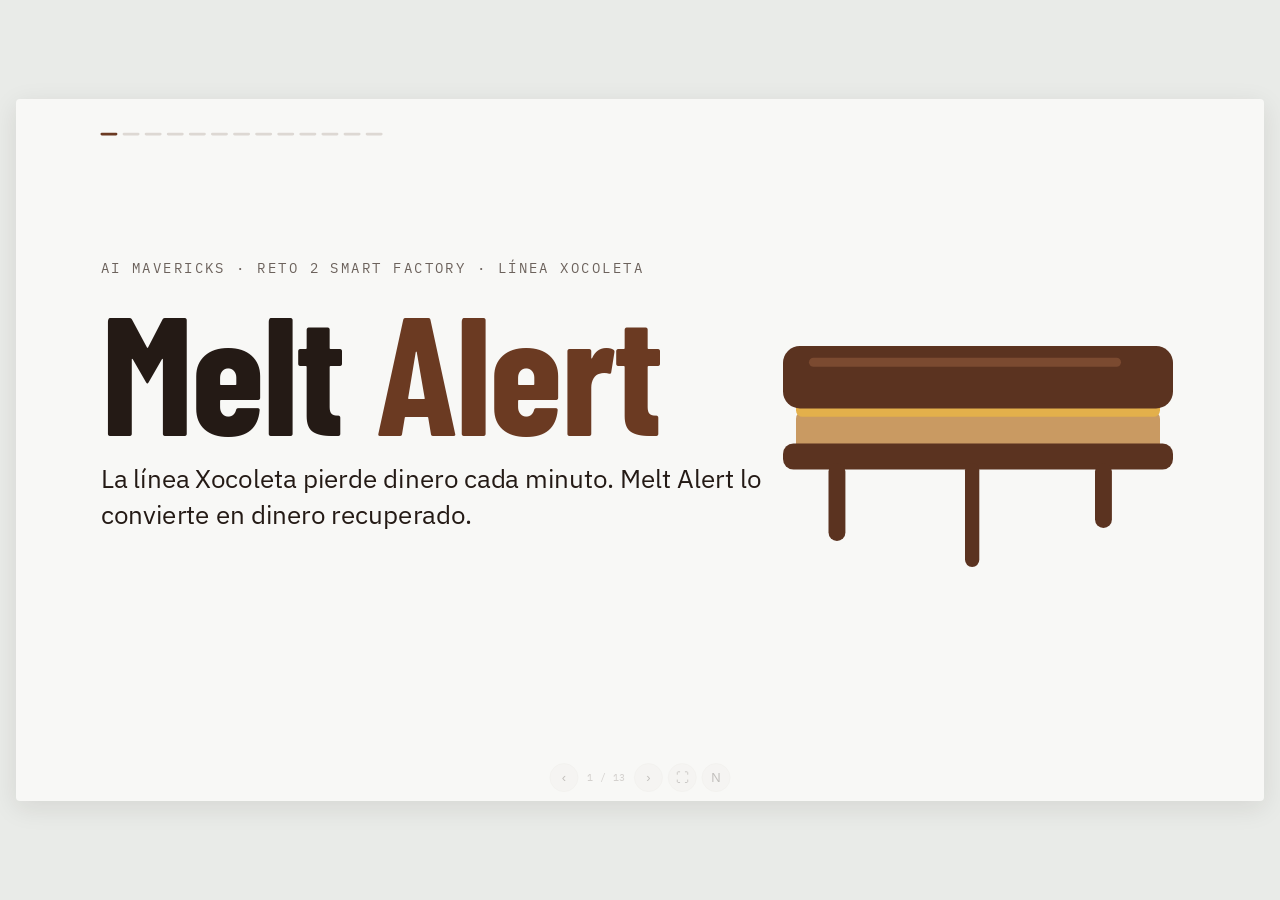
<file: presentacion/melt_alert_pitch.html>
<title>Pitch Melt Alert</title>
<meta name="claude:viewport-fit-sides" content="cover">
<link rel="preconnect" href="https://fonts.googleapis.com">
<link rel="preconnect" href="https://fonts.gstatic.com" crossorigin>
<link rel="stylesheet" href="https://fonts.googleapis.com/css2?family=Barlow+Condensed:wght@500;600;700&family=IBM+Plex+Mono:wght@400;500&family=IBM+Plex+Sans:wght@400;500;600&display=swap">
<style>
/* Escenario 16:9 de 1920×1080 escalado a la ventana; el presentador avanza con clic, flechas, espacio o mando (AvPág/RePág). */
:root {
  color-scheme: light;
  --page: #e9ebe8;        /* mesa de trabajo, igual que la app */
  --bg: #f8f8f6;          /* pantalla de la app */
  --bg2: #efece8;
  --panel: #ffffff;
  --line: #ddd8d3;
  --ink: #241a15;         /* cacao casi negro */
  --muted: #6c625c;
  --loss: #c2362b;        /* lo que se pierde */
  --loss-soft: #fbe7e4;
  --gain: #2c7a4b;        /* lo que se recupera */
  --gain-soft: #e3f1e8;
  --cocoa: #6b3a22;       /* chocolate templado, acento de la app */
  --cocoa-soft: #f1e6de;
  --display: "Barlow Condensed", "Arial Narrow", system-ui, sans-serif;
  --body: "IBM Plex Sans", system-ui, -apple-system, "Segoe UI", sans-serif;
  --mono: "IBM Plex Mono", ui-monospace, Consolas, monospace;
}
* { box-sizing: border-box; }
[hidden] { display: none !important; }
html, body { height: 100%; }
body { margin: 0; background: var(--page); color: var(--ink); font-family: var(--body); overflow: hidden;
  padding-left: max(16px, env(safe-area-inset-left, 0px)); padding-right: max(16px, env(safe-area-inset-right, 0px)); padding-block: 0; }
.deck { position: relative; width: 100%; height: 100%; }
.stage { position: absolute; left: 50%; top: 50%; width: 1920px; height: 1080px; transform-origin: 0 0; background: var(--bg); overflow: hidden; border-radius: 6px; box-shadow: 0 10px 40px rgba(36,26,21,.10); }
.num, .mono { font-family: var(--mono); font-variant-numeric: tabular-nums; }

/* escenas y apariciones */
.scene { position: absolute; inset: 0; padding: 110px 130px 120px; opacity: 0; visibility: hidden; pointer-events: none; display: flex; flex-direction: column; gap: 40px; }
.scene.active { opacity: 1; visibility: visible; pointer-events: auto; }
[data-s] { opacity: 0; transition: opacity .38s cubic-bezier(.2,0,.2,1); }
[data-s].in { opacity: 1; transform: none; }
[data-s].fade { transform: none; }
.eyebrow { font-family: var(--mono); font-size: 22px; letter-spacing: .14em; text-transform: uppercase; color: var(--muted); }
h1, h2, h3 { margin: 0; font-weight: 700; text-wrap: balance; }
h2 { font-family: var(--display); font-size: 84px; line-height: 1; letter-spacing: .005em; max-width: 1560px; }
h2 em { font-style: normal; color: var(--loss); }
h2 strong { color: var(--cocoa); font-weight: 700; }
h2 strong.g { color: var(--gain); }
.lead { font-size: 32px; line-height: 1.4; color: var(--muted); max-width: 1300px; margin: 0; }
.foot { position: absolute; left: 130px; right: 130px; bottom: 44px; font-size: 20px; color: var(--muted); font-family: var(--mono); }
.big { font-family: var(--display); font-weight: 700; line-height: .9; }
.big.num, .big .num { font-family: var(--display); font-variant-numeric: tabular-nums; white-space: nowrap; }
.loss { color: var(--loss); } .gain { color: var(--gain); } .muted { color: var(--muted); }

/* barra de pérdidas en directo */
.ticker { position: absolute; top: 34px; right: 40px; z-index: 5; display: flex; align-items: center; gap: 12px; font-family: var(--mono); font-size: 20px; color: var(--muted);
  background: rgba(255,255,255,.94); border: 1px solid var(--line); border-radius: 99px; padding: 8px 18px; opacity: 0; transition: opacity .6s; }
.ticker.on { opacity: 1; }
.ticker b { color: var(--loss); font-weight: 500; font-size: 24px; }
.ticker i { width: 10px; height: 10px; border-radius: 50%; background: var(--loss); animation: pulse 1.2s infinite; }
@keyframes pulse { 50% { opacity: .25; } }

/* controles */
.ctrl { position: absolute; left: 50%; bottom: 14px; transform: translateX(-50%); z-index: 6; display: flex; align-items: center; gap: 8px; opacity: .25; transition: opacity .3s; }
.ctrl:hover, .ctrl:focus-within { opacity: 1; }
.ctrl button { width: 44px; height: 44px; border-radius: 50%; border: 1px solid var(--line); background: var(--bg2); color: var(--ink); font-size: 20px; cursor: pointer; display: grid; place-items: center; }
.ctrl span { font-family: var(--mono); font-size: 16px; color: var(--muted); min-width: 70px; text-align: center; }
.dots { position: absolute; left: 130px; top: 52px; display: flex; gap: 8px; z-index: 5; }
.dots i { width: 26px; height: 4px; border-radius: 2px; background: var(--line); transition: background .4s; }
.dots i.on { background: #c9b3a5; } .dots i.cur { background: var(--cocoa); }
.notes { position: absolute; right: 30px; bottom: 80px; width: 560px; z-index: 7; background: #ffffff; border: 1px solid var(--cocoa); box-shadow: 0 12px 40px rgba(36,26,21,.15); border-radius: 14px; padding: 20px 24px; font-size: 22px; line-height: 1.45; }
.notes h4 { margin: 0 0 8px; font-family: var(--mono); font-size: 16px; color: var(--cocoa); letter-spacing: .1em; text-transform: uppercase; }
button:focus-visible { outline: 3px solid var(--cocoa); outline-offset: 2px; }

/* 0 · portada */
.cover { justify-content: center; gap: 30px; }
.cover h1 { font-family: var(--display); font-size: 260px; line-height: .85; letter-spacing: -.01em; }
.cover h1 span { color: var(--cocoa); }
.cover .lead { font-size: 40px; color: var(--ink); max-width: 1100px; }
.barsvg { position: absolute; right: 120px; top: 230px; width: 640px; }
.drip { animation: drip 3.4s ease-in-out infinite; transform-box: fill-box; transform-origin: top; }
.drip:nth-of-type(2) { animation-delay: 1.1s; } .drip:nth-of-type(3) { animation-delay: 2.2s; }
@keyframes drip { 0%, 100% { transform: scaleY(.35); } 60% { transform: scaleY(1); } }
.since { font-family: var(--mono); font-size: 30px; color: var(--muted); }
.since b { font-size: 64px; color: var(--loss); font-weight: 500; display: block; margin-top: 6px; }

/* 1 · pérdidas */
.losses { display: grid; gap: 22px; }
.lrow { display: grid; grid-template-columns: 520px 1fr 330px; align-items: center; gap: 30px; }
.lrow .lbl { font-size: 32px; line-height: 1.2; } .lrow .lbl small { display: block; font-size: 22px; color: var(--muted); }
.ltrack { height: 58px; background: var(--bg2); border-radius: 10px; overflow: hidden; }
.lfill { height: 100%; width: 0; background: linear-gradient(90deg, #e07a6e, var(--loss)); border-radius: 10px; transition: width 1.6s cubic-bezier(.2,.8,.2,1); }
.in .lfill { width: var(--w); }
.lrow .v { font-family: var(--display); font-size: 62px; font-weight: 700; text-align: right; color: var(--loss); }
.total { display: flex; align-items: center; gap: 50px; border-top: 2px solid var(--line); padding-top: 22px; }
.total .big { font-size: 140px; color: var(--loss); }
.total .year { font-size: 34px; color: var(--muted); } .total .year b { font-family: var(--display); font-size: 80px; color: var(--loss); display: block; line-height: 1; margin-top: 4px; }

/* 2 · carriles */
.split { display: grid; grid-template-columns: 780px 1fr; gap: 60px; align-items: start; flex: 1; }
.facts { display: grid; gap: 22px; }
.fact { display: grid; grid-template-columns: 270px 1fr; gap: 24px; align-items: baseline; }
.fact .big { font-size: 104px; color: var(--loss); }
.fact p { margin: 0; font-size: 28px; line-height: 1.35; } .fact p small { display: block; color: var(--muted); font-size: 22px; margin-top: 4px; }
.lanes { position: relative; height: 600px; }
.lanes svg { width: 100%; height: 100%; overflow: visible; }
.lanebar { transition: fill .8s, opacity .8s, height 1.2s cubic-bezier(.2,.8,.2,1), y 1.2s cubic-bezier(.2,.8,.2,1); }
svg text { font-family: var(--mono); fill: var(--muted); }

/* 3 · cortina */
.chartbox { display: grid; grid-template-columns: 1fr 470px; gap: 60px; flex: 1; align-items: start; }
.drawline { stroke-dasharray: 3000; stroke-dashoffset: 3000; transition: stroke-dashoffset 2.6s ease; }
.in .drawline, .drawline.in { stroke-dashoffset: 0; }
.card { background: var(--panel); border: 1px solid var(--line); border-radius: 18px; padding: 28px 30px; }
.card h3 { font-size: 26px; font-weight: 600; margin-bottom: 8px; }
.card p { margin: 0; font-size: 24px; line-height: 1.4; color: var(--muted); }
.card .big { font-size: 100px; }

/* 4 · paro de las 14:00 */
.day { position: relative; height: 150px; margin-top: 10px; }
.dayband { position: absolute; top: 40px; height: 70px; border-radius: 8px; background: #d9cdc4; }
.gap { position: absolute; top: 20px; height: 110px; background: var(--loss); border-radius: 8px; animation: pulse 1.6s infinite; box-shadow: 0 0 30px rgba(194,54,43,.35); }
.ticks { position: absolute; top: 120px; left: 0; right: 0; height: 30px; font-family: var(--mono); font-size: 20px; color: var(--muted); }
.ticks span { position: absolute; transform: translateX(-50%); }
.cards3 { display: grid; grid-template-columns: repeat(3, 1fr); gap: 30px; }
.cards3 .big { font-size: 120px; color: var(--loss); }
.oee { display: flex; gap: 60px; align-items: center; }
.oee .big { font-size: 130px; }
.quote { font-size: 34px; font-style: italic; color: var(--ink); border-left: 6px solid var(--cocoa); padding-left: 26px; max-width: 900px; margin: 0; }
.quote small { display: block; font-style: normal; font-size: 22px; color: var(--muted); margin-top: 8px; }

/* 5 · solución */
.two { display: grid; grid-template-columns: 1fr 1fr; gap: 32px; }
.part { background: var(--panel); border: 1px solid var(--line); border-radius: 24px; padding: 32px 40px; display: flex; flex-direction: column; gap: 12px; }
.part .tag { font-family: var(--mono); font-size: 22px; letter-spacing: .12em; text-transform: uppercase; color: var(--cocoa); }
.part h3 { font-family: var(--display); font-size: 50px; line-height: 1.05; }
.part p { margin: 0; font-size: 25px; line-height: 1.45; color: var(--muted); }
.ethics { background: var(--cocoa-soft); border-radius: 22px; padding: 30px 40px 34px; }
.ethics-h { display: flex; align-items: baseline; gap: 26px; margin-bottom: 20px; flex-wrap: wrap; }
.ethics-h .tag { font-family: var(--mono); font-size: 20px; letter-spacing: .12em; text-transform: uppercase; color: var(--cocoa); }
.ethics-h h3 { font-family: var(--display); font-size: 44px; line-height: 1; }
.ethics-grid { display: grid; grid-template-columns: repeat(4, minmax(0, 1fr)); gap: 34px; }
.ethics-grid b { display: block; font-size: 24px; font-weight: 600; margin-bottom: 6px; }
.ethics-grid p { margin: 0; font-size: 21px; line-height: 1.45; color: var(--muted); }
.pill { display: inline-block; font-size: 24px; padding: 10px 22px; border-radius: 99px; background: var(--cocoa-soft); color: var(--cocoa); border: 1px solid #d8c2b3; }

/* 6 · modelos */
.flow { display: flex; gap: 8px; margin-top: 10px; position: relative; }
.flow .st { flex: 1; height: 92px; border-radius: 10px; background: var(--bg2); border: 1px solid var(--line); display: grid; place-items: center; font-family: var(--mono); font-size: 18px; color: var(--muted); transition: all .6s; }
.flow .st.hl { border-color: var(--cocoa); color: var(--cocoa); background: var(--cocoa-soft); box-shadow: 0 0 24px rgba(107,58,34,.18); }
.flow .st.hr { border-color: var(--loss); color: var(--loss); background: var(--loss-soft); box-shadow: 0 0 24px rgba(194,54,43,.2); }
.token { position: absolute; top: -26px; left: 0; width: 46px; height: 18px; border-radius: 4px; background: linear-gradient(#6b3a22, #3b1f12); box-shadow: inset 0 3px 0 #a0663f; animation: travel 9s linear infinite; }
@keyframes travel { from { left: 0; } to { left: calc(100% - 46px); } }
.models { display: grid; grid-template-columns: repeat(3, 1fr); gap: 30px; }
.model { background: var(--panel); border: 1px solid var(--line); border-radius: 20px; padding: 30px 32px; display: flex; flex-direction: column; gap: 12px; }
.model .k { display: flex; align-items: center; gap: 16px; }
.model .k b { width: 60px; height: 60px; border-radius: 50%; display: grid; place-items: center; font-family: var(--display); font-size: 40px; background: var(--ink); color: var(--bg); flex: none; }
.model .k span { font-family: var(--mono); font-size: 20px; color: var(--muted); letter-spacing: .08em; text-transform: uppercase; }
.model h3 { font-size: 36px; line-height: 1.15; }
.model .m { font-family: var(--display); font-size: 64px; font-weight: 700; color: var(--cocoa); line-height: 1; }
.model p { margin: 0; font-size: 23px; color: var(--muted); line-height: 1.4; }
.reco { display: flex; align-items: center; gap: 24px; background: var(--loss-soft); border: 2px solid var(--loss); border-radius: 18px; padding: 22px 30px; font-size: 32px; }
.reco .tri { width: 0; height: 0; border-left: 26px solid transparent; border-right: 26px solid transparent; border-bottom: 44px solid var(--loss); }

/* 7 · demo */
.demo { padding: 84px 24px 62px; gap: 14px; }
.ipad { flex: 1; border-radius: 24px; overflow: hidden; box-shadow: 0 24px 60px rgba(36,26,21,.16), 0 0 0 1px var(--line); position: relative; background: #e9ebe8; }
.ipad iframe, .ipad img { width: 100%; height: 100%; border: 0; background: #f8f8f6; display: block; object-fit: cover; object-position: top; }
.demo .ipad { min-height: 0; flex-basis: 0; }
.demo .ipad iframe { position: absolute; inset: 0; width: calc(100% / var(--demo-zoom, 1.25)); height: calc(100% / var(--demo-zoom, 1.25)); transform: scale(var(--demo-zoom, 1.25)); transform-origin: top left; }
.demo-h { display: flex; justify-content: space-between; align-items: baseline; gap: 20px; }
.demo-h h2 { font-size: 44px; }
.demo-h p { margin: 0; font-size: 22px; color: var(--muted); font-family: var(--mono); }

/* 8 · limpieza */
.clean { display: grid; grid-template-columns: 1fr 500px; gap: 60px; align-items: start; }
.gantt { position: relative; }
.grow { display: grid; grid-template-columns: 330px 1fr; align-items: center; height: 46px; font-size: 22px; }
.grow .gt { position: relative; height: 26px; }
.gbar { position: absolute; top: 0; height: 26px; border-radius: 6px; background: var(--cocoa); transform: scaleX(0); transform-origin: left; transition: transform .9s cubic-bezier(.2,.8,.2,1), background .5s; }
.gantt.show .gbar { transform: scaleX(1); }
.gbar.prep { background: #c4a593; } .gantt.par .gbar.parl { background: var(--gain); }
.gzone { position: absolute; top: -10px; bottom: 40px; border-radius: 8px; transition: left 1.4s cubic-bezier(.2,.8,.2,1), width 1.4s cubic-bezier(.2,.8,.2,1), opacity .6s; }
.gaxis { position: relative; height: 34px; margin-left: 330px; font-family: var(--mono); font-size: 18px; color: var(--muted); }
.gaxis span { position: absolute; transform: translateX(-50%); }
.kpis { display: grid; gap: 14px; align-content: start; }
.kpi { background: var(--panel); border: 1px solid var(--line); border-radius: 16px; padding: 14px 24px; }
.kpi .l { font-size: 22px; color: var(--muted); }
.kpi .v { font-family: var(--mono); font-size: 58px; font-weight: 500; line-height: 1.05; transition: color .6s; }
.levers { display: grid; gap: 12px; }
.lever { font-size: 24px; line-height: 1.35; display: grid; grid-template-columns: 48px 1fr; gap: 14px; }
.lever b { width: 44px; height: 44px; border-radius: 50%; background: var(--cocoa); color: #ffffff; display: grid; place-items: center; font-family: var(--display); font-size: 28px; }

/* 9 · dinero */
.money { display: grid; grid-template-columns: 560px 1fr; gap: 90px; align-items: start; }
.stackwrap { display: flex; gap: 50px; align-items: flex-end; height: 560px; margin-top: 50px; }
.col { width: 230px; height: 100%; display: flex; flex-direction: column; justify-content: flex-end; gap: 0; position: relative; }
.col .cap { position: absolute; top: -56px; left: 0; right: 0; text-align: center; font-family: var(--mono); font-size: 22px; color: var(--muted); }
.seg { width: 100%; height: 0; transition: height 1.4s cubic-bezier(.2,.8,.2,1); border-radius: 6px; margin-top: 3px; }
.rows { display: grid; gap: 16px; }
.mrow { display: grid; grid-template-columns: 1fr auto; gap: 20px; align-items: baseline; border-bottom: 1px solid var(--line); padding-bottom: 16px; }
.mrow .t { font-size: 28px; } .mrow .t small { display: block; font-size: 21px; color: var(--muted); margin-top: 4px; }
.mrow .v { font-family: var(--display); font-size: 58px; font-weight: 700; color: var(--gain); }
.tag2 { font-family: var(--mono); font-size: 16px; padding: 3px 10px; border-radius: 99px; margin-left: 10px; vertical-align: 4px; }
.t-ok { background: var(--gain-soft); color: var(--gain); } .t-pot { background: var(--cocoa-soft); color: var(--cocoa); }
.grand { display: flex; align-items: baseline; gap: 26px; }
.grand .big { font-size: 150px; color: var(--gain); }

/* 10 · escala */
.scale { display: grid; grid-template-columns: repeat(4, 1fr); gap: 50px; align-items: end; flex: 1; padding-bottom: 50px; }
.sc { display: flex; flex-direction: column; align-items: center; gap: 16px; height: 100%; justify-content: flex-end; }
.sc .bar { width: 100%; height: 0; border-radius: 14px 14px 4px 4px; background: linear-gradient(180deg, #3f9a63, var(--gain)); transition: height 1.4s cubic-bezier(.2,.8,.2,1); }
.sc .v { font-family: var(--display); font-size: 80px; font-weight: 700; color: var(--gain); }
.sc .n { font-size: 26px; color: var(--muted); text-align: center; line-height: 1.3; } .sc .n b { color: var(--ink); font-weight: 600; }
.sc.future .bar { background: repeating-linear-gradient(135deg, #e3f1e8 0 14px, #cfe6d7 14px 28px); border: 3px dashed var(--gain); border-bottom: none; }
.sc.future .v { color: var(--gain); }
.scale-legend { display: flex; flex-wrap: wrap; gap: 12px 30px; font-size: 22px; color: var(--muted); align-items: center; }
.scale-legend i { display: inline-block; width: 26px; height: 26px; border-radius: 6px; margin-right: 10px; vertical-align: -5px; }

/* 11 · hoja de ruta */
.road { display: grid; grid-template-columns: repeat(4, 1fr); gap: 26px; position: relative; }
.phase { background: var(--panel); border: 1px solid var(--line); border-top: 6px solid var(--cocoa); border-radius: 16px; padding: 24px 26px; }
.phase .w { font-family: var(--mono); font-size: 19px; color: var(--muted); }
.phase h3 { font-family: var(--display); font-size: 46px; margin: 6px 0 8px; }
.phase p { margin: 0; font-size: 22px; line-height: 1.4; color: var(--muted); }
.sol-scene { gap: 32px; }
.sol-scene h2 { font-size: 72px; white-space: nowrap; }
.roi-scene { gap: 30px; }
.roi-scene h2 { font-size: 78px; white-space: nowrap; }
.roi-scene .phase { padding: 16px 22px 18px; }
.roi-scene .phase h3 { font-size: 38px; margin: 4px 0 6px; }
.roi-scene .phase p { font-size: 19px; }
.money2 { display: grid; grid-template-columns: 1fr 1.1fr; gap: 28px; }
.pnl { background: var(--panel); border: 1px solid var(--line); border-radius: 20px; padding: 24px 30px; }
.pnl .tag { font-family: var(--mono); font-size: 19px; letter-spacing: .12em; text-transform: uppercase; color: var(--cocoa); display: block; margin-bottom: 12px; }
table.inv { width: 100%; border-collapse: collapse; font-size: 22px; }
table.inv td { padding: 9px 0; border-bottom: 1px solid var(--line); vertical-align: top; }
table.inv td.n { text-align: right; font-family: var(--mono); white-space: nowrap; padding-left: 16px; }
table.inv tr.tot td { font-weight: 700; font-size: 24px; }
table.inv tr.yr td { color: var(--muted); font-size: 20px; border-bottom: 0; }
.ret { display: grid; grid-template-columns: 1fr 1fr; }
.ret > div + div { border-left: 1px solid var(--line); padding-left: 30px; }
.ret .lab { font-family: var(--mono); font-size: 17px; letter-spacing: .06em; text-transform: uppercase; color: var(--muted); }
.ret .x { font-family: var(--display); font-weight: 700; font-size: 96px; line-height: 1; margin-top: 10px; }
.ret .sub { font-size: 20px; color: var(--muted); }
.ret .pb { font-family: var(--display); font-weight: 700; font-size: 46px; line-height: 1; margin-top: 18px; }
table.kp { width: 100%; border-collapse: collapse; font-size: 26px; }
table.kp th { text-align: left; font-family: var(--mono); font-size: 18px; color: var(--muted); font-weight: 400; text-transform: uppercase; letter-spacing: .08em; padding: 10px 14px; border-bottom: 1px solid var(--line); }
table.kp td { padding: 12px 14px; border-bottom: 1px solid var(--line); }
table.kp td.n { font-family: var(--body); font-weight: 500; font-variant-numeric: tabular-nums; white-space: nowrap; }
table.kp td.g { color: var(--gain); }

/* 12 · cierre */
.close { justify-content: center; align-items: flex-start; gap: 34px; }
.close h2 { font-size: 64px; max-width: 1650px; }
.closeline { font-family: var(--display); font-weight: 700; font-size: 104px; line-height: 1.05; letter-spacing: .005em; }
.closeline span { white-space: nowrap; }
.thanks-lockup{display:flex;align-items:center;gap:30px;width:100%;padding-top:22px;border-top:1px solid var(--line)}
.thanks-word{font-family:var(--display);font-weight:700;font-size:94px;line-height:1;letter-spacing:-.025em;color:var(--cocoa)}
.thanks-word span{color:var(--gain)}
.thanks-caption{padding-left:30px;border-left:2px solid var(--line);font-size:24px;line-height:1.5;color:var(--muted)}
.thanks-caption b{display:block;color:var(--ink);font-size:28px;letter-spacing:.02em}
.arrow { display: flex; align-items: center; gap: 40px; }
.arrow .big { font-size: 150px; }
.arrow .to { font-size: 90px; color: var(--muted); }

@media (prefers-reduced-motion: reduce) { *, *::before, *::after { animation: none !important; transition-duration: .01s !important; } }
</style>

<div class="deck" id="deck">
<div class="stage" id="stage" aria-live="polite">
  <div class="dots" id="dots" aria-hidden="true"></div>
  <div class="ticker" id="ticker" aria-label="Pérdida acumulada desde que empezó la presentación"><i></i>Pérdida desde que empezamos <b class="num" id="tick">0,00 USD</b></div>

  <!-- 0 · PORTADA -->
  <section class="scene cover" data-title="Portada" data-notes="Presentaos. Antes de pulsar: «Mientras os contamos esto, la línea Xocoleta sigue perdiendo dinero». Al pulsar arranca el contador de pérdidas: 27,88 USD por cada minuto de producción.">
    <div class="eyebrow">AI Mavericks · Reto 2 Smart Factory · Línea Xocoleta</div>
    <h1>Melt <span>Alert</span></h1>
    <p class="lead">La línea Xocoleta pierde dinero cada minuto. Melt Alert lo convierte en dinero recuperado.</p>
    <div class="since" data-s="1">Desde que hemos empezado a hablar, la línea ha perdido<b class="num" id="since">0,00 USD</b></div>
    <svg class="barsvg" viewBox="0 0 640 520" aria-hidden="true">
      <rect x="40" y="250" width="560" height="70" rx="12" fill="#c99a62"/>
      <rect x="40" y="225" width="560" height="34" rx="10" fill="#e3b04b"/>
      <rect x="20" y="150" width="600" height="96" rx="26" fill="#5b3320"/>
      <rect x="20" y="300" width="600" height="40" rx="16" fill="#5b3320"/>
      <rect x="60" y="168" width="480" height="14" rx="7" fill="#7b4a30"/>
      <rect class="drip" x="90" y="330" width="26" height="120" rx="13" fill="#5b3320"/>
      <rect class="drip" x="300" y="330" width="22" height="160" rx="11" fill="#5b3320"/>
      <rect class="drip" x="500" y="330" width="26" height="100" rx="13" fill="#5b3320"/>
    </svg>
  </section>

  <!-- 1 · PÉRDIDAS -->
  <section class="scene" data-title="Pérdidas" data-notes="Tres frentes, 13 semanas de datos del caso (6 jul – 2 oct). Limpieza y paros: margen no generado a 25.000 USD/h (supuesto del propio caso). Scrap: coste de material. Total ≈ 1,8 M por trimestre, ≈ 7,2 M al año.">
    <div class="eyebrow">13 semanas de datos reales · 65 días de producción</div>
    <h2>La línea pierde <em>1,8 millones de dólares</em> cada trimestre</h2>
    <div class="losses">
      <div class="lrow" data-s="1"><div class="lbl">Limpieza de las 14:00<small>margen no generado</small></div><div class="ltrack"><div class="lfill" style="--w:100%"></div></div><div class="v"><span class="count" data-to="812500">0</span> $</div></div>
      <div class="lrow" data-s="2"><div class="lbl">Paros no programados<small>margen no generado</small></div><div class="ltrack"><div class="lfill" style="--w:78.9%"></div></div><div class="v"><span class="count" data-to="641000">0</span> $</div></div>
      <div class="lrow" data-s="3"><div class="lbl">Scrap<small>coste de material</small></div><div class="ltrack"><div class="lfill" style="--w:41.9%"></div></div><div class="v"><span class="count" data-to="340844">0</span> $</div></div>
    </div>
    <div class="total" data-s="4">
      <div class="big num"><span class="count" data-to="1794344">0</span> $</div>
      <div class="year">por trimestre<b>≈ 7,2 M $ al año</b></div>
    </div>
    <div class="foot">Fuente: fct_oee_minute, fct_scrap_minute y HTML del caso («Where the money goes»). Margen: 25.000 USD/h, supuesto del caso.</div>
  </section>

  <!-- 2 · SCRAP CONCENTRADO -->
  <section class="scene" data-title="Scrap" data-notes="El scrap no está repartido. Casi todo es la barra terminada rechazada por el láser final. De esas barras, el 96 % falla en altura (algunas fallan además en largo o ancho), y casi todas en los carriles de los bordes. Solo el carril 31 es casi un 30 %. Es el defecto más caro: aparece al final, con todo el valor añadido.">
    <div class="eyebrow">Parte 1 · Scrap</div>
    <h2>El scrap no está repartido: <em>sale casi todo por el mismo sitio</em></h2>
    <div class="split">
      <div class="facts">
        <div class="fact" data-s="1"><div class="big num">86,8 %</div><p>del coste son barras terminadas rechazadas al final<small>296.002 $ en 13 semanas, ya con chocolate</small></p></div>
        <div class="fact" data-s="2"><div class="big num">96 %</div><p>de esas barras fallan en altura<small>algunas fallan además en largo o ancho</small></p></div>
        <div class="fact" data-s="3"><div class="big num">&gt;80 %</div><p>de los fallos de altura salen de los 6 carriles de los bordes<small>carriles 1–3 y 30–32; el 31, casi un 30 %</small></p></div>
      </div>
      <div class="lanes" data-s="1"><svg id="lanes" viewBox="0 0 1000 640" aria-label="Barras rechazadas por altura en cada uno de los 32 carriles"></svg></div>
    </div>
  </section>

  <!-- 3 · CAUSA CANDIDATA -->
  <section class="scene" data-title="Causa" data-notes="Nuestra causa candidata está en la enrobadora: los datos muestran que la cortina de chocolate cubre los bordes más fino que el centro. No lo hemos confirmado en planta; eso lo haría el piloto. Durante todo el turno A los bordes tienen ~1,4 mm menos. Lo único que hoy lo corrige es la limpieza de las 14:00; después vuelve a empeorar durante el turno B y nadie limpia por la noche.">
    <div class="eyebrow">Causa candidata · Enrobadora, estación 13 · a confirmar en planta</div>
    <h2>La candidata: la cortina de chocolate <em>deja los bordes cortos</em></h2>
    <div class="chartbox">
      <svg id="coat" viewBox="0 0 1100 600" aria-label="Grosor de la capa de chocolate por media hora, bordes frente a centro"></svg>
      <div style="display:grid;gap:26px">
        <div class="card" data-s="2"><h3>Turno A, 8 horas</h3><div class="big num loss">−1,4 mm</div><p>de chocolate en los bordes frente al centro. Encaja con que el láser final las rechace por bajas.</p></div>
        <div class="card" data-s="3"><h3>Limpieza de las 14:00</h3><p>Es lo único que hoy reequilibra la cortina. Después la diferencia vuelve a crecer y nadie limpia por la noche.</p></div>
      </div>
    </div>
    <div class="foot">Grosor = altura láser de barra − altura láser de núcleo (2 min antes). Media por media hora, 6 jul – 2 oct 2026.</div>
  </section>

  <!-- 4 · PARO 14:00 -->
  <section class="scene" data-title="Paro 14:00" data-notes="Parte 2. Cada día laborable la línea entera para de 14:00 a 14:30. No tiene almacenes intermedios: si para una estación, para todo. Como es paro planificado, el OEE lo excluye y la línea reporta 94,3 %. Con la limpieza incluida sería 91,4 %. Es margen potencial: se convierte en dinero si la producción extra se vende.">
    <div class="eyebrow">Parte 2 · Paro programado</div>
    <h2>Un paro que nadie apunta: <em>30 minutos cada día</em></h2>
    <div class="day" data-s="1">
      <div class="dayband" style="left:0;width:48.5%"></div>
      <div class="gap" style="left:48.5%;width:3%"></div>
      <div class="dayband" style="left:51.5%;width:48.5%"></div>
      <div class="ticks"><span style="left:0%">06:00</span><span style="left:24.2%">10:00</span><span style="left:48.5%;color:var(--loss)">14:00</span><span style="left:75.7%">18:30</span><span style="left:100%">22:30</span></div>
    </div>
    <div class="cards3" data-s="2">
      <div class="card"><h3>Al día</h3><div class="big num"><span class="count" data-to="57600">0</span></div><p>barras que no se fabrican (1.920 por minuto)</p></div>
      <div class="card"><h3>Al día</h3><div class="big num"><span class="count" data-to="12500">0</span> $</div><p>de margen que no se genera</p></div>
      <div class="card"><h3>Al trimestre</h3><div class="big num"><span class="count" data-to="812500">0</span> $</div><p>≈ 3,25 M $ al año</p></div>
    </div>
    <div class="oee" data-s="3">
      <div><div class="eyebrow">OEE reportado</div><div class="big num">94,3 %</div></div>
      <div><div class="eyebrow">OEE real con la limpieza</div><div class="big num loss">91,4 %</div></div>
      <p class="quote">«14:00, half an hour, every weekday. We don't write it down as a breakdown.»<small>Operadores de la línea, en el caso</small></p>
    </div>
  </section>

  <!-- 5 · SOLUCIÓN -->
  <section class="scene sol-scene" data-title="Solución" data-notes="Una sola app para el operario con las dos soluciones. Ética: la IA ayuda al operario, no lo sustituye. Nadie pierde su puesto (los minutos recuperados son más producción); siempre decide una persona; solo usa datos de máquinas, en local y sin sensores nuevos; y hasta ≈ 2,7 M barras al año menos a la basura.">
    <div class="eyebrow">La solución</div>
    <h2>Melt Alert: <strong>una app</strong> para el operario, <strong>dos soluciones</strong></h2>
    <div class="two">
      <div class="part" data-s="1"><span class="tag">Parte 1 · Scrap</span><h3>Detectar el scrap antes del final de la línea</h3><p>Tres modelos de IA: uno previene el defecto de la enrobadora, otro estima el riesgo de cada lote y otro dice qué máquina revisar.</p></div>
      <div class="part" data-s="2"><span class="tag">Parte 2 · Limpieza</span><h3>Bajar la limpieza de 30 a 16 minutos, con objetivo de 15</h3><p>Planificador SMED: preparar antes, limpiar en paralelo y hacer el relevo con la línea en marcha. Sin quitar ningún paso de higiene.</p></div>
    </div>
    <div class="ethics" data-s="3">
      <div class="ethics-h"><span class="tag">Ética · uso responsable</span><h3>La IA ayuda al operario, no lo sustituye</h3></div>
      <div class="ethics-grid">
        <div><b>Nadie pierde su puesto</b><p>Los minutos recuperados son más producción, no menos plantilla. Las mismas personas, con mejor información.</p></div>
        <div><b>Siempre decide una persona</b><p>La app recomienda y explica por qué; nunca acciona máquinas. Retener, revisar o arrancar lo confirma el operario.</p></div>
        <div><b>Datos de máquinas, no de personas</b><p>No mide ni puntúa a nadie. La IA funciona en local: los datos no salen de la fábrica. Sin sensores nuevos.</p></div>
        <div><b>Impacto positivo</b><p>Menos urgencias y trabajo más seguro. Hasta ≈ 2,7 M barras al año menos a la basura. Formación incluida y relevo pactado con los trabajadores.</p></div>
      </div>
    </div>
  </section>

  <!-- 6 · MODELOS -->
  <section class="scene" data-title="Modelos" data-notes="Tres modelos en cadena. C actúa primero: vigila la cortina y avisa entre 6 y 25 minutos antes de que los bordes se salgan del límite. En la prueba detectó el 97,7 % de los minutos con rechazo alto en los bordes (más del 10 %); de cada 10 avisos, unos 8 eran correctos (77,4 %). Si preguntan: una regla simple por hora del día rinde parecido, porque el problema sigue el horario de limpieza; C añade las lecturas de la máquina y sirve en cualquier horario. A estima si un lote acabará rechazado (mediana de 7 minutos de antelación) y decide continuar, revisar o retener. B señala qué máquina revisar: acierta el 86,4 % de las veces. Cuando coinciden, la app da una sola recomendación.">
    <div class="eyebrow">Parte 1 · Tres modelos en cadena</div>
    <h2>Prevenir, avisar y señalar <strong>dónde mirar</strong></h2>
    <div class="flow" id="flow"><div class="token"></div></div>
    <div class="models">
      <div class="model" data-s="1"><div class="k"><b>C</b><span>1º · Prevención</span></div><h3>¿Se van a salir los bordes del límite?</h3><div class="m num">97,7 %</div><p>de los minutos con rechazo alto en los bordes, avisados con 6–25 min de margen para reajustar la cortina.</p></div>
      <div class="model" data-s="2"><div class="k"><b>A</b><span>2º · Riesgo</span></div><h3>¿Este lote acabará en scrap?</h3><div class="m num">7 min</div><p>de antelación (mediana). Decide: continuar, revisar o retener. 276 señales de la línea.</p></div>
      <div class="model" data-s="3"><div class="k"><b>B</b><span>3º · Diagnóstico</span></div><h3>¿Qué máquina reviso primero?</h3><div class="m num">86,4 %</div><p>de acierto al señalar la máquina; cubre el 60,6 % de los minutos con incidencia.</p></div>
    </div>
    <div class="reco" data-s="4"><div class="tri"></div><div><b>Una sola recomendación en pantalla:</b> «Check Caramel roller». La confirma el operario.</div></div>
  </section>

  <!-- 7 · DEMO -->
  <section class="scene demo" data-title="Demo" data-notes="Demo en directo. Live a las 17:08: fallo del rodillo de caramelo, la app recomienda revisarlo. Pulsa play para reproducir. Forecast: modelos A, B y C. History: los carriles de los bordes. Para seguir, pulsa → con el ratón fuera de la app o usa el botón ›.">
    <div class="demo-h"><h2>Melt Alert, en directo</h2><p id="appmode">Réplica minuto a minuto del 30 sep 2026 · datos reales</p></div>
    <div class="ipad"><iframe id="app" title="Aplicación Melt Alert" loading="lazy"></iframe><img id="appimg" src="img/app-live.png" alt="Pantalla Live de Melt Alert" hidden></div>
  </section>

  <!-- 8 · LIMPIEZA -->
  <section class="scene" data-title="Limpieza" data-notes="Tres palancas, ninguna quita higiene. 1) Kits de enrobadora y caramelo preparados entre 13:40 y 13:48, con la línea produciendo: la limpieza acaba 14:16 en vez de 14:22. 2) Tres equipos en paralelo; con uno solo acabaría 14:24. 3) Relevo en marcha: el turno B listo a las 14:15. Sin el relevo, aunque se limpie antes, la línea no arranca hasta las 14:30. Con las tres: 14 minutos al día. Tareas y tiempos son un escenario simulado; los 65 paros son datos reales.">
    <div class="eyebrow">Parte 2 · Pestaña Cleaning</div>
    <h2>La limpieza, de <em>30</em> a <strong>16 minutos</strong> <span style="font-size:52px;color:var(--muted);font-weight:600">· objetivo: 15</span></h2>
    <div class="clean">
      <div class="gantt" id="gantt"></div>
      <div style="display:grid;gap:26px;align-content:start">
        <div class="kpis">
          <div class="kpi"><div class="l">Fin de la limpieza</div><div class="v" id="k-end">14:30</div></div>
          <div class="kpi"><div class="l">Arranque de la línea</div><div class="v" id="k-start">14:30</div></div>
          <div class="kpi"><div class="l">Producción recuperada al día</div><div class="v" id="k-rec">0 min</div></div>
        </div>
        <div class="levers">
          <div class="lever" data-s="1"><b>1</b><span>Preparar los kits antes del paro</span></div>
          <div class="lever" data-s="2"><b>2</b><span>Tres equipos limpiando en paralelo</span></div>
          <div class="lever" data-s="3"><b>3</b><span>Relevo del turno B con la línea en marcha</span></div>
        </div>
      </div>
    </div>
    <div class="foot">Los 65 paros de 30 min son datos del caso. Las 12 tareas, sus tiempos y los equipos son un escenario simulado.</div>
  </section>

  <!-- 9 · DINERO -->
  <section class="scene" data-title="Dinero" data-notes="El dinero, todo como potencial. A y B: estimado con el replay de los datos de test, hasta ≈ 79.000 USD al año si se recupera el 100 % de lo que avisan; solo cuenta retener lotes malos. C ataca la causa candidata: hasta ≈ 450.000 USD al año si el rechazo de los bordes baja a la mitad. La limpieza: 14 minutos al día son ≈ 1,5 M USD al año de margen. En total, hasta ≈ 2 M USD al año por línea. Todo se confirma con un piloto de 4 semanas.">
    <div class="eyebrow">El resultado</div>
    <h2>De perder dinero a <strong class="g">recuperarlo</strong></h2>
    <div class="money">
      <div class="stackwrap" id="stack">
        <div class="col"><div class="cap">Pérdidas / año</div><div class="seg" data-h="100" style="background:var(--loss)"></div></div>
        <div class="col"><div class="cap">Recuperado / año</div><div class="seg" id="seg3" data-h="21.2" style="background:var(--gain)"></div><div class="seg" id="seg2" data-h="6.3" style="background:#5ea47a"></div><div class="seg" id="seg1" data-h="1.1" style="background:#1f5c37"></div></div>
      </div>
      <div class="rows">
        <div class="mrow" data-s="1"><div class="t">Modelos A + B<span class="tag2 t-pot">potencial · estimado en test</span><small>si se recupera el 100 % de los lotes retenidos a tiempo</small></div><div class="v num">hasta <span class="count" data-to="79000">0</span> $</div></div>
        <div class="mrow" data-s="2"><div class="t">Modelo C<span class="tag2 t-pot">potencial</span><small>si el rechazo de los bordes baja a la mitad</small></div><div class="v num">hasta <span class="count" data-to="450000">0</span> $</div></div>
        <div class="mrow" data-s="3"><div class="t">Limpieza de 14 minutos menos<span class="tag2 t-pot">margen potencial</span><small>si las 26.880 barras más al día se producen y se venden</small></div><div class="v num">hasta <span class="count" data-to="1520000">0</span> $</div></div>
        <div class="grand" data-s="4"><div class="big">hasta 2 M $</div><div style="font-size:34px">al año<br><span class="muted">por línea</span></div></div>
      </div>
    </div>
    <div class="foot">Todo es potencial: A + B, estimado con el replay de 10 días de test; C y limpieza, a confirmar con un piloto. Sin doble conteo.</div>
  </section>

  <!-- 10 · ESCALA -->
  <section class="scene" data-title="Escala" data-notes="Esto es visión de futuro, no líneas que existan hoy: el caso solo describe la línea Xocoleta. La idea es que Melt Alert no está hecho a medida de una línea; si Fandonat lo lleva a otras líneas, en esta u otras plantas, con la misma limpieza diaria y un margen por hora parecido, cada una aportaría ≈ 1,5 M $ al año. Es un potencial condicionado: supone que el 100 % de los minutos recuperados vuelve a producir y que esa producción se vende. Solo contamos la limpieza; el scrap iría aparte porque los modelos se reentrenan con el histórico de cada línea. No hacen falta sensores nuevos.">
    <div class="eyebrow">Visión de futuro · escalar el proyecto</div>
    <h2>Si llevamos Melt Alert a más líneas, <strong class="g">ganaríamos</strong> mucho más</h2>
    <div class="scale-legend"><span class="tag2" style="font-size:22px;background:var(--cocoa);color:#ffffff;padding:6px 16px;margin-left:0">Calculado con el ahorro de la limpieza de las 14:00</span><span class="tag2 t-pot" style="font-size:20px">potencial condicionado</span></div>
    <div class="scale" id="scale">
      <div class="sc"><div class="v num" data-s="1">1,5 M $</div><div class="bar" data-h="5"></div><div class="n"><b>Hoy</b><br>línea Xocoleta</div></div>
      <div class="sc future"><div class="v num" data-s="2">7,6 M $</div><div class="bar" data-h="25"></div><div class="n"><b>Escalando</b><br>a 5 líneas</div></div>
      <div class="sc future"><div class="v num" data-s="3">15,2 M $</div><div class="bar" data-h="50"></div><div class="n"><b>Escalando</b><br>a 10 líneas</div></div>
      <div class="sc future"><div class="v num" data-s="4">30,3 M $</div><div class="bar" data-h="100"></div><div class="n"><b>Escalando</b><br>a 20 líneas</div></div>
    </div>
    <div class="foot">14 min recuperados al día por línea. Potencial condicionado: supone producir y vender todo lo recuperado. No son líneas actuales.</div>
  </section>

  <!-- 11 · HOJA DE RUTA -->
  <section class="scene roi-scene" data-title="Hoja de ruta" data-notes="Invertimos unos 175.000 $ (estimación nuestra) para recuperar hasta 2 M $ al año. Si todo se cumple, el ROI del primer año es de unas 7 veces (1,8 M $ netos) y se recupera en un mes tras el piloto. En el caso conservador, sin el modelo C y vendiendo solo la mitad de la producción recuperada, sigue siendo 2,3 veces y unos 3 meses. Cada fase empieza solo si calidad valida la higiene.">
    <div class="eyebrow">Hoja de ruta · Inversión · ROI</div>
    <h2>Invertir <span style="color:var(--cocoa)">175.000 $</span> para recuperar <strong class="g">hasta 2 M $ al año</strong></h2>
    <div class="road">
      <div class="phase" data-s="1"><div class="w">Semanas 1–4</div><h3>1 · Medir</h3><p>Registrar cada tarea (QR por estación) y cada alerta. Tiempos reales en vez de simulados.</p></div>
      <div class="phase" data-s="2"><div class="w">Semanas 5–8</div><h3>2 · SMED</h3><p>Kits antes del paro y tres equipos en paralelo. Calidad valida cada cambio.</p></div>
      <div class="phase" data-s="3"><div class="w">Semanas 9–12</div><h3>3 · Relevo y cortina</h3><p>Turno B listo a las 14:15; reajuste de la cortina disparado por el modelo C.</p></div>
      <div class="phase" data-s="4"><div class="w">Trimestre 2+</div><h3>4 · Escalar</h3><p>Por oleadas, empezando por las líneas con más margen por hora.</p></div>
    </div>
    <div class="money2">
      <div class="pnl" data-s="5"><span class="tag">Inversión · línea Xocoleta</span>
        <table class="inv">
          <tr><td>Integración de datos y despliegue en planta</td><td class="n">60.000 $</td></tr>
          <tr><td>Equipo del piloto, 12 semanas</td><td class="n">90.000 $</td></tr>
          <tr><td>Hardware: tablets, QR y servidor local de IA</td><td class="n">15.000 $</td></tr>
          <tr><td>Formación de operarios</td><td class="n">10.000 $</td></tr>
          <tr class="tot"><td>Inversión inicial</td><td class="n">175.000 $</td></tr>
          <tr class="yr"><td>Cada año: soporte y reentreno (40.000 $) + relevo 15 min antes (39.000 $)</td><td class="n">≈ 80.000 $/año</td></tr>
        </table>
      </div>
      <div class="pnl" data-s="6"><span class="tag">Retorno · primer año</span>
        <div class="ret">
          <div><div class="lab">Potencial · todo se cumple</div><div class="x gain">≈ 7×</div><div class="sub">ROI · 1,8 M $ netos</div><div class="pb">≈ 1 mes</div><div class="sub">de payback</div></div>
          <div><div class="lab">Conservador · sin modelo C</div><div class="x">≈ 2,3×</div><div class="sub">ROI · 0,58 M $ netos</div><div class="pb">≈ 3 meses</div><div class="sub">de payback</div></div>
        </div>
      </div>
    </div>
    <div class="foot" style="font-size:17px;line-height:1.45">Costes: estimación nuestra. Potencial: A + B 79.000 $ + C 450.000 $ + limpieza 1,52 M $. Conservador: sin modelo C y solo se vende la mitad de la producción recuperada. ROI = beneficio neto del año 1 / (inversión + coste anual). Payback desde el fin del piloto. Cada fase empieza solo si calidad valida la higiene.</div>
  </section>

  <!-- 12 · CIERRE -->
  <section class="scene close" data-title="Cierre" data-notes="Cierre: de los 7,2 M $ que se pierden al año, recuperamos hasta 2 M $ por línea. No es que las pérdidas bajen a 2 M: son 2 M recuperados de esos 7,2 M. Recordad el contador: es lo que ha perdido la línea mientras hablábamos. Gracias.">
    <div class="eyebrow">Melt Alert · AI Mavericks</div>
    <div class="closeline" data-s="1">De <span class="loss">7,2 M $</span> perdidos al año,<br>recuperamos <span class="gain">hasta 2 M $</span></div>
    <h2 data-s="2">De pérdidas que nadie ve a <strong class="g">dinero recuperado</strong> cada día</h2>
    <p class="since" data-s="3">Mientras os lo contábamos, la línea ha perdido<b class="num" id="since2">0,00 USD</b></p>
    <div class="thanks-lockup" data-s="4"><div class="thanks-word">Gracias<span>.</span></div><div class="thanks-caption"><b>Melt Alert</b>Menos desperdicio. Mejores decisiones.</div></div>
  </section>

  <aside class="notes" id="notes" hidden><h4 id="notes-t">Notas</h4><div id="notes-b"></div></aside>
  <nav class="ctrl" aria-label="Control de la presentación">
    <button id="prev" aria-label="Anterior">‹</button><span id="pos">1 / 13</span><button id="next" aria-label="Siguiente">›</button>
    <button id="fs" aria-label="Pantalla completa">⛶</button><button id="nt" aria-label="Mostrar notas">N</button>
  </nav>
</div>
</div>

<script>
(() => {
  const stage = document.getElementById("stage"), deck = document.getElementById("deck");
  const scenes = [...stage.querySelectorAll(".scene")];
  const fmt = (n, d = 0) => n.toLocaleString("es-ES", { minimumFractionDigits: d, maximumFractionDigits: d, useGrouping: "always" });

  // ---------- escala del escenario ----------
  function fit() {
    const w = deck.clientWidth, h = deck.clientHeight, s = Math.min(w / 1920, h / 1080);
    stage.style.transform = `scale(${s}) translate(-50%, -50%)`;
    stage.style.left = "50%"; stage.style.top = "50%";
    stage.style.transform = `translate(-50%, -50%) scale(${s})`;
    stage.style.transformOrigin = "center center";
    // Keep the app readable when the slide itself shrinks to fit a laptop/projector.
    stage.style.setProperty("--demo-zoom", Math.max(1.25, 1 / Math.max(s, .1)));
  }
  addEventListener("resize", fit); fit();

  // ---------- contador de pérdidas en directo ----------
  // 1.794.344 USD por trimestre / 64.350 minutos de producción = 27,88 USD por minuto
  const PER_SEC = 1794344 / 64350 / 60;
  let t0 = null;
  const tickEl = document.getElementById("tick"), ticker = document.getElementById("ticker");
  function startTicker() { if (t0 === null) { t0 = performance.now(); ticker.classList.add("on"); } }
  function loop() {
    if (t0 !== null) {
      const v = fmt((performance.now() - t0) / 1000 * PER_SEC, 2) + " USD";
      tickEl.textContent = v;
      document.getElementById("since").textContent = v;
      document.getElementById("since2").textContent = v;
    }
    requestAnimationFrame(loop);
  }
  requestAnimationFrame(loop);

  // ---------- contadores que suben ----------
  function countUp(el) {
    if (el.dataset.done) return; el.dataset.done = 1;
    const to = +el.dataset.to, d0 = performance.now(), dur = 1600;
    const step = now => { const k = Math.min(1, (now - d0) / dur), e = 1 - Math.pow(1 - k, 3); el.textContent = fmt(Math.round(to * e)); if (k < 1) requestAnimationFrame(step); };
    requestAnimationFrame(step);
  }
  function resetCount(el) { delete el.dataset.done; el.textContent = "0"; }

  // ---------- 2 · carriles ----------
  const LANES = [268095, 194464, 151827, 14187, 14271, 14359, 14367, 10342, 13988, 13858, 12875, 13321, 13554, 13722, 9146, 9428, 9628, 9129, 9165, 9758, 10471, 9459, 10092, 11508, 10194, 11336, 14550, 22027, 15243, 52445, 478764, 162940];
  (function lanes() {
    const svg = document.getElementById("lanes"), max = Math.max(...LANES), H = 560, bw = 1000 / 32;
    let s = `<line x1="0" x2="1000" y1="${H}" y2="${H}" stroke="#ddd8d3"/>`;
    LANES.forEach((v, i) => {
      const h = v / max * (H - 30), edge = i < 3 || i > 28;
      s += `<rect class="lanebar ${edge ? "edge" : "ctr"}" data-h="${h}" x="${i * bw + 4}" y="${H}" width="${bw - 8}" height="0" rx="4" fill="#6b3a22"/>`;
      if ([0, 7, 15, 23, 30, 31].includes(i)) s += `<text x="${i * bw + bw / 2}" y="${H + 34}" text-anchor="middle" font-size="22">${i + 1}</text>`;
    });
    s += `<text x="0" y="${H + 74}" font-size="20">carril</text><text id="l31" x="${30 * bw + bw / 2}" y="20" text-anchor="end" font-size="26" style="opacity:0;transition:opacity .6s;fill:#c2362b">carril 31 ≈ 30 % →</text>`;
    svg.innerHTML = s;
  })();
  function lanesStep(step) {
    document.querySelectorAll("#lanes .lanebar").forEach(r => {
      const h = step >= 1 ? +r.dataset.h : 0;
      r.setAttribute("height", h); r.setAttribute("y", 560 - h);
      const edge = r.classList.contains("edge");
      r.setAttribute("fill", step >= 3 ? (edge ? "#c2362b" : "#d9cdc4") : "#6b3a22");
    });
    document.getElementById("l31").style.opacity = step >= 3 ? 1 : 0;
  }

  // ---------- 3 · capa de chocolate ----------
  const T = [360, 390, 420, 450, 480, 510, 540, 570, 600, 630, 660, 690, 720, 750, 780, 810, 840, 870, 900, 930, 960, 990, 1020, 1050, 1080, 1110, 1140, 1170, 1200, 1230, 1260, 1290, 1320];
  const EDGE = [3.01, 2.97, 2.96, 2.95, 2.96, 2.96, 2.97, 2.96, 2.95, 2.96, 2.96, 2.96, 2.96, 2.96, 2.96, 2.96, 3.63, 3.61, 3.58, 3.54, 3.5, 3.46, 3.42, 3.39, 3.34, 3.31, 3.27, 3.24, 3.19, 3.17, 3.12, 3.08, 3.04];
  const CTR = [4.34, 4.36, 4.36, 4.37, 4.38, 4.38, 4.38, 4.37, 4.37, 4.38, 4.38, 4.38, 4.38, 4.38, 4.38, 4.38, 3.91, 3.92, 3.95, 3.98, 4.01, 4.03, 4.06, 4.09, 4.1, 4.14, 4.16, 4.19, 4.22, 4.25, 4.27, 4.3, 4.32];
  (function coat() {
    const svg = document.getElementById("coat"), L = 80, R = 1080, TOP = 20, B = 520;
    const X = t => L + (t - 360) / (1350 - 360) * (R - L), Y = v => B - (v - 2.6) / (4.6 - 2.6) * (B - TOP);
    const path = (a) => T.map((t, i) => (i ? (T[i] - T[i - 1] > 30 ? "M" : "L") : "M") + X(t + 15).toFixed(1) + " " + Y(a[i]).toFixed(1)).join("");
    let s = "";
    [3.0, 3.5, 4.0, 4.5].forEach(v => s += `<line x1="${L}" x2="${R}" y1="${Y(v)}" y2="${Y(v)}" stroke="#ddd8d3"/><text x="${L - 14}" y="${Y(v) + 8}" text-anchor="end" font-size="22">${fmt(v, 1)}</text>`);
    [["06:00", 360], ["10:00", 600], ["14:00", 840], ["18:00", 1080], ["22:00", 1320]].forEach(([l, t]) => s += `<text x="${X(t)}" y="${B + 40}" text-anchor="middle" font-size="22">${l}</text>`);
    s += `<rect x="${X(360)}" y="${TOP}" width="${X(840) - X(360)}" height="${B - TOP}" fill="#c2362b" opacity=".05"/>`;
    s += `<text x="${X(600)}" y="${TOP + 30}" text-anchor="middle" font-size="24" style="fill:#c2362b">turno A</text><text x="${X(1110)}" y="${TOP + 30}" text-anchor="middle" font-size="24">turno B</text>`;
    s += `<g id="cleanmk" style="opacity:0;transition:opacity .6s"><line x1="${X(855)}" x2="${X(855)}" y1="${TOP}" y2="${B}" stroke="#6b3a22" stroke-width="3" stroke-dasharray="8 6"/><text x="${X(855) + 12}" y="${B - 16}" font-size="22" style="fill:#6b3a22">limpieza 14:00</text></g>`;
    s += `<path id="pc" class="drawline" d="${path(CTR)}" fill="none" stroke="#a39488" stroke-width="5"/>`;
    s += `<path id="pe" class="drawline" d="${path(EDGE)}" fill="none" stroke="#c2362b" stroke-width="6"/>`;
    s += `<text id="lc" x="${X(1320)}" y="${Y(4.32) - 16}" text-anchor="end" font-size="24" style="opacity:0;transition:opacity .6s">centro</text>`;
    s += `<text id="le" x="${X(1320)}" y="${Y(3.04) + 36}" text-anchor="end" font-size="24" style="opacity:0;transition:opacity .6s;fill:#c2362b">bordes</text>`;
    s += `<text x="${L}" y="${B + 80}" font-size="20">grosor de la capa de chocolate (mm)</text>`;
    svg.innerHTML = s;
  })();
  function coatStep(step) {
    document.getElementById("pc").classList.toggle("in", step >= 1);
    document.getElementById("lc").style.opacity = step >= 1 ? 1 : 0;
    document.getElementById("pe").classList.toggle("in", step >= 2);
    document.getElementById("le").style.opacity = step >= 2 ? 1 : 0;
    document.getElementById("cleanmk").style.opacity = step >= 3 ? 1 : 0;
  }

  // ---------- 6 · estaciones ----------
  const ST = ["MIX", "DST", "MLD", "CAM", "OVN", "BCL", "CAM", "BCM", "BCR", "CAR", "GUI", "LSR", "ENR", "LSR", "CCL"];
  document.getElementById("flow").insertAdjacentHTML("beforeend", ST.map((s, i) => `<div class="st" data-i="${i}">${s}</div>`).join(""));
  function flowStep(step) {
    document.querySelectorAll("#flow .st").forEach(el => {
      const i = +el.dataset.i;
      el.classList.toggle("hl", (step >= 1 && i === 12) || (step >= 2 && step < 4 && (i === 10 || i === 11 || i === 13)));
      el.classList.toggle("hr", step >= 3 && i === 9);
    });
  }

  // ---------- 7 · app en directo ----------
  let appLoaded = false;
  // Si la presentación se abre en local (presentar.py) y el servidor de la app está en marcha,
  // la demo muestra la app real: pestaña Cleaning y asistente de IA (Ollama) incluidos.
  // En claude.ai no se puede llegar a un servidor local, así que se usa la réplica sin servidor.
  const LOCAL = /^(localhost|127\.0\.0\.1)$/.test(location.hostname);
  const LIVE_URL = (new URLSearchParams(location.search).get("app") || "http://127.0.0.1:8000/").replace(/\/?$/, "/");
  function loadApp() {
    if (appLoaded) return; appLoaded = true;
    const fr = document.getElementById("app"), mode = document.getElementById("appmode");
    if (!LOCAL) return loadReplica();
    fetch(LIVE_URL + "api/health", { mode: "no-cors", cache: "no-store" }).then(() => {
      const appUrl = new URL(LIVE_URL);
      appUrl.searchParams.set("presentation", "1");
      fr.src = appUrl.href;
      mode.textContent = "App completa en directo · con el asistente de IA";
    }).catch(loadReplica);
  }
  function loadReplica() {
    const fr = document.getElementById("app"), img = document.getElementById("appimg");
    fetch("app.html").then(r => { if (!r.ok) throw 0; return r.text(); }).then(html => {
      // la app ocupa todo el marco: sin el pie de foto y sin el ancho máximo del modo escritorio
      fr.srcdoc = html.replace('<html lang="en">', '<html lang="en" class="presentation-embed">');
      fr.addEventListener("load", () => {
        try { fr.contentWindow.addEventListener("keydown", e => { if (["PageDown", "PageUp"].includes(e.key)) { e.preventDefault(); e.key === "PageDown" ? next() : prev(); } }); } catch (e) {}
      }, { once: true });
    }).catch(() => { fr.hidden = true; img.hidden = false; });
  }
  setTimeout(loadApp, 1500);

  // ---------- 8 · gantt de limpieza ----------
  const TASKS = [["Preparar kit de caramelo", 820, 826, "prep"], ["Preparar kit de enrobadora", 820, 828, "prep"], ["Preparar materiales comunes", 820, 824, "prep"],
    ["Registrar aislamiento de equipos", 840, 842, ""], ["Limpiar estación de crema", 842, 847, "parl"], ["Limpiar estación de caramelo", 842, 848, "parl"],
    ["Limpiar enrobadora", 842, 850, "parl"], ["Revisar guillotina", 842, 845, "parl"], ["Montar y revisar caramelo", 848, 850, ""],
    ["Montar y revisar enrobadora", 850, 853, ""], ["Inspección final", 853, 855, ""], ["Checklist final", 855, 856, ""]];
  const G0 = 815, G1 = 875, GX = t => (t - G0) / (G1 - G0) * 100;
  (function gantt() {
    const el = document.getElementById("gantt");
    let s = `<div class="gzone" id="z-stop" style="left:calc(330px + (100% - 330px) * ${GX(840) / 100});width:calc((100% - 330px) * ${(GX(870) - GX(840)) / 100});background:rgba(194,54,43,.08);border:2px solid rgba(194,54,43,.5)"></div>`;
    s += `<div class="gzone" id="z-rec" style="left:calc(330px + (100% - 330px) * ${GX(856) / 100});width:calc((100% - 330px) * ${(GX(870) - GX(856)) / 100});background:rgba(44,122,75,.12);border:2px solid var(--gain);opacity:0"></div>`;
    s += TASKS.map(([n, a, b, c]) => `<div class="grow"><span>${n}</span><div class="gt"><div class="gbar ${c}" style="left:${GX(a)}%;width:${GX(b) - GX(a)}%;transition-delay:${(a - 820) * 25}ms"></div></div></div>`).join("");
    s += `<div class="gaxis">${[820, 830, 840, 850, 860, 870].map(t => `<span style="left:${GX(t)}%">${String(Math.floor(t / 60)).padStart(2, "0")}:${String(t % 60).padStart(2, "0")}</span>`).join("")}</div>`;
    el.innerHTML = s;
  })();
  function ganttStep(step) {
    const g = document.getElementById("gantt");
    g.classList.toggle("show", step >= 1); g.classList.toggle("par", step >= 2);
    const stopEnd = step >= 3 ? 856 : 870;
    document.getElementById("z-stop").style.width = `calc((100% - 330px) * ${(GX(stopEnd) - GX(840)) / 100})`;
    document.getElementById("z-rec").style.opacity = step >= 3 ? 1 : 0;
    const set = (id, v, col) => { const e = document.getElementById(id); e.textContent = v; e.style.color = col || ""; };
    set("k-end", step >= 1 ? "14:16" : "14:30", step >= 1 ? "var(--gain)" : "");
    set("k-start", step >= 3 ? "14:16" : "14:30", step >= 3 ? "var(--gain)" : "var(--loss)");
    const rec = document.getElementById("k-rec");
    if (step >= 3) { if (!rec.dataset.done) { rec.dataset.done = 1; let k = 0; const iv = setInterval(() => { k++; rec.textContent = k + " min"; if (k >= 14) { clearInterval(iv); rec.innerHTML = '14 min<div style="font-size:24px;color:var(--muted);margin-top:2px">≈ 379.000 $ de margen al trimestre</div>'; } }, 70); } rec.style.color = "var(--gain)"; }
    else { delete rec.dataset.done; rec.textContent = "0 min"; rec.style.color = "var(--loss)"; }
  }

  // ---------- 9 · dinero ----------
  function moneyStep(step) {
    const H = 540, lossSeg = document.querySelector("#stack .col:first-child .seg");
    lossSeg.style.height = (step >= 0 ? H : 0) + "px";
    [["seg1", 1], ["seg2", 2], ["seg3", 3]].forEach(([id, k]) => { const e = document.getElementById(id); e.style.height = (step >= k ? +e.dataset.h / 100 * H : 0) + "px"; });
  }

  // ---------- 10 · escala ----------
  function scaleStep(step) {
    document.querySelectorAll("#scale .bar").forEach((b, i) => b.style.height = (step >= i + 1 ? +b.dataset.h / 100 * 250 : 0) + "px");
  }

  const HOOKS = { Scrap: lanesStep, Causa: coatStep, Modelos: flowStep, Limpieza: ganttStep, Dinero: moneyStep, Escala: scaleStep, Demo: loadApp };

  // ---------- navegación ----------
  let si = 0, step = 0;
  const maxStep = sc => Math.max(0, ...[...sc.querySelectorAll("[data-s]")].map(e => +e.dataset.s));
  const dots = document.getElementById("dots");
  dots.innerHTML = scenes.map(() => "<i></i>").join("");
  let renderedSlide = null;
  let slideAnimations = [];
  function render() {
    const changed = renderedSlide !== null && renderedSlide !== si;
    const previousSlide = renderedSlide;
    if (changed) {
      slideAnimations.forEach(animation => animation.cancel());
      slideAnimations = [];
    }
    scenes.forEach((sc, i) => sc.classList.toggle("active", i === si));
    const sc = scenes[si];
    if (changed && !matchMedia("(prefers-reduced-motion: reduce)").matches) {
      slideAnimations.push(scenes[previousSlide].animate([
        { opacity: 1, visibility: "visible" },
        { opacity: 0, visibility: "visible" }
      ], { duration: 170, easing: "cubic-bezier(.4,0,1,1)" }));
      slideAnimations.push(sc.animate([
        { opacity: 0 },
        { opacity: 1 }
      ], { delay: 180, duration: 300, fill: "backwards", easing: "cubic-bezier(0,0,.2,1)" }));
    }
    renderedSlide = si;
    sc.querySelectorAll("[data-s]").forEach(e => {
      const on = +e.dataset.s <= step;
      e.classList.toggle("in", on);
      e.querySelectorAll(".count").forEach(c => on ? setTimeout(() => countUp(c), 250) : resetCount(c));
    });
    const hook = HOOKS[sc.dataset.title]; if (hook) hook(step);
    [...dots.children].forEach((d, i) => { d.className = i < si ? "on" : i === si ? "cur" : ""; });
    document.getElementById("pos").textContent = `${si + 1} / ${scenes.length}`;
    document.getElementById("notes-t").textContent = `${si + 1} · ${sc.dataset.title}`;
    document.getElementById("notes-b").textContent = sc.dataset.notes || "";
    ticker.style.visibility = si === 0 || sc.classList.contains("close") ? "hidden" : "visible";
    try { location.hash = "s" + (si + 1); } catch (e) {}
  }
  function next() {
    startTicker();
    if (step < maxStep(scenes[si])) step++;
    else if (si < scenes.length - 1) { si++; step = 0; }
    render();
  }
  function prev() {
    if (step > 0) step--;
    else if (si > 0) { si--; step = maxStep(scenes[si]); }
    render();
  }
  window.next = next; window.prev = prev;
  document.getElementById("next").onclick = e => { e.stopPropagation(); next(); };
  document.getElementById("prev").onclick = e => { e.stopPropagation(); prev(); };
  document.getElementById("fs").onclick = e => { e.stopPropagation(); const r = document.documentElement; (document.fullscreenElement ? document.exitFullscreen() : r.requestFullscreen?.())?.catch?.(() => {}); };
  const notes = document.getElementById("notes");
  document.getElementById("nt").onclick = e => { e.stopPropagation(); notes.hidden = !notes.hidden; };
  addEventListener("keydown", e => {
    if (["ArrowRight", "PageDown", " ", "Enter"].includes(e.key)) { e.preventDefault(); next(); }
    else if (["ArrowLeft", "PageUp", "Backspace"].includes(e.key)) { e.preventDefault(); prev(); }
    else if (e.key === "n" || e.key === "N") notes.hidden = !notes.hidden;
    else if (e.key === "f" || e.key === "F") document.getElementById("fs").click();
    else if (e.key === "Home") { si = 0; step = 0; render(); }
  });
  stage.addEventListener("click", e => {
    if (e.target.closest(".ctrl, .notes, .ipad")) return;
    (e.clientX < innerWidth * 0.2) ? prev() : next();
  });
  const h = /^#s(\d+)$/.exec(location.hash); if (h) si = Math.min(scenes.length - 1, Math.max(0, +h[1] - 1));
  render();
})();
</script>
</file>
